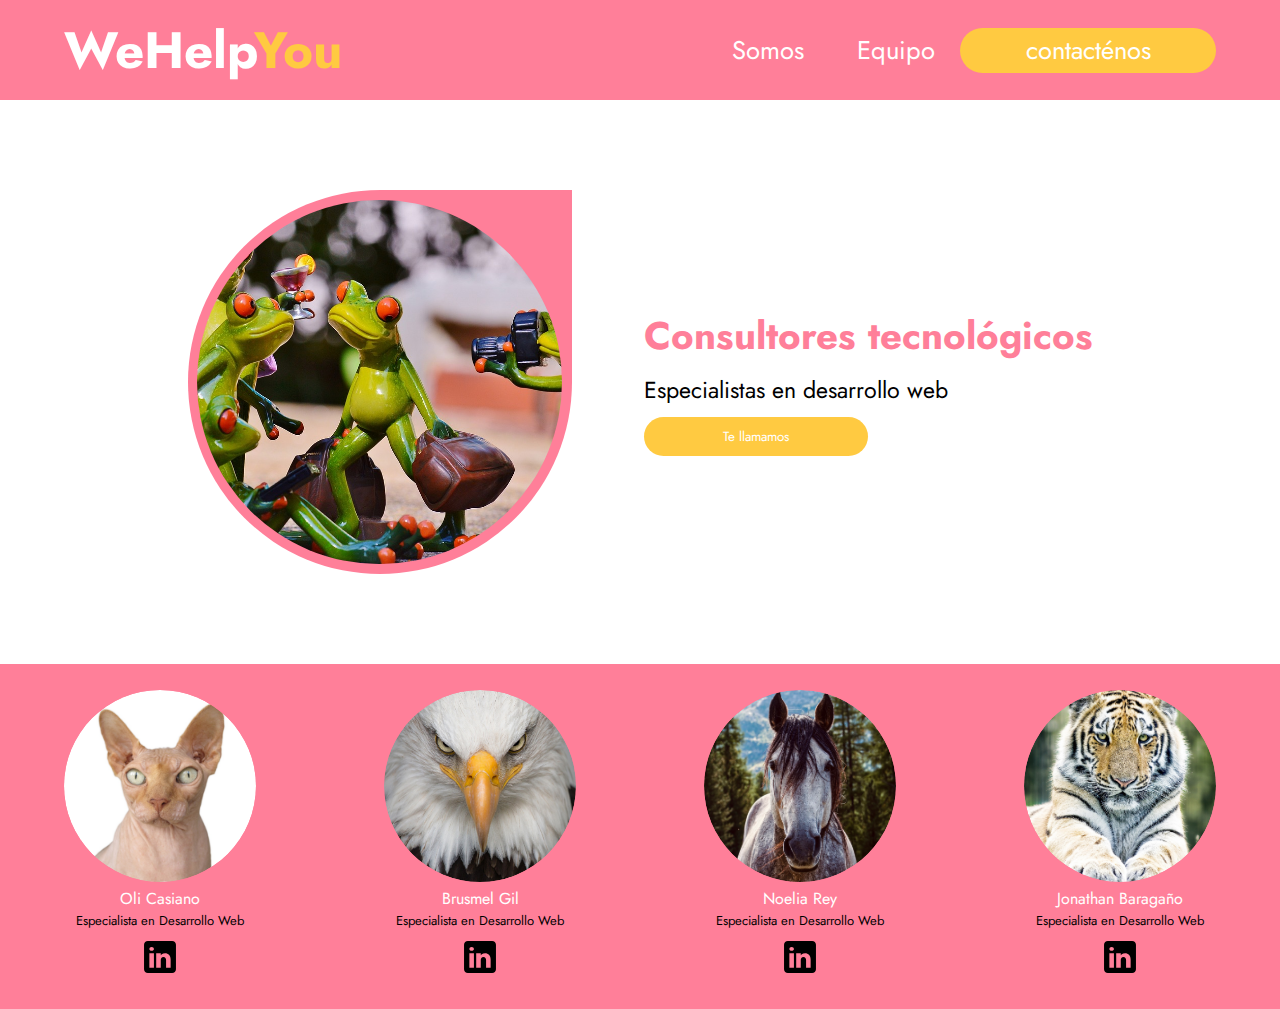
<file: home/index.html>
<!DOCTYPE html>
<html lang="en">

<head>
    <meta charset="UTF-8">
    <meta name="viewport" content="width=device-width, initial-scale=1.0">
    <title>Document</title>
    <link rel="stylesheet" href="./style.css">
</head>
<body>
    <header>
        <div class="container">
            <div class="container-h1">
                <a class="container-goto_home" href="../home/index.html">
                    <h1 class="container-second_color">WeHelp<span class="container-firstcolor_h1">You</span>
                    </h1>
                </a>
            </div>
            <div class="container-menu_header">
                <a href="">
                    <p class="container-somos">
                        Somos
                    </p>
                </a>
                <a href="">
                    <p class="container-equipo">
                        Equipo
                    </p>
                </a>
                <button class="btn container-contactenos">
                    contacténos
                </button>
            </div>
        </div>
    </header>
    <main>
        <div class="mainContainer">
            <div class="container-left">
                <div class="container-left_profile">
                    <img class="zoom" src="../img/group.jpg" alt="">
                </div>
    
            </div>
            <div class="container-right">
                <h3 class="container-right_h3">Consultores tecnológicos</h3>
                <p class="container-right_p">Especialistas en desarrollo web</p>
                <button class="btn">Te llamamos</button>
            </div>
        </div>
    
    </main>
    <footer>
        <div class="footer">

            <div class="container-profile">
                <div class="profile-img">
                    <a href="../profile_Oli/index.html"> <img src="../img/cat.jpg" alt="profile cat"></a>
                </div>
                <p class="profile-name">Oli Casiano</p>
                <p class="profile-description">Especialista en Desarrollo Web</p>
                <a class="center-linkendin" href="https://es.linkedin.com/" target="_blank"><img class="icon-linkedin animation-logo"
                        src="../img/icons-linkedin.svg" alt="icon-linkedin"></a>
            </div>


            <div class="container-profile">
                <div class="profile-img">
                    <a href="../profile_Brus/index.html"> <img src="../img/eagle.jpg" alt="profile eagle"> </a>
                </div>
                <p class="profile-name">Brusmel Gil</p>
                <p class="profile-description">Especialista en Desarrollo Web</p>
                <a class="center-linkendin" href="https://es.linkedin.com/" target="_blank"> <img class="icon-linkedin animation-logo"
                        src="../img/icons-linkedin.svg" alt="icon-linkedin"></a>
            </div>



            <div class="container-profile">
                <div class="profile-img">
                    <a href="../profile_Noelia/index.html"> <img src="../img/hourse.jpg" alt="profile horse"> </a>
                </div>
                <p class="profile-name">Noelia Rey</p>
                <p class="profile-description">Especialista en Desarrollo Web</p>
                <a class="center-linkendin" href="https://es.linkedin.com/" target="_blank"><img class="icon-linkedin animation-logo"
                        src="../img/icons-linkedin.svg" alt="icon-linkedin"></a>
            </div>



            <div class="container-profile">
                <div class="profile-img">
                    <a href="../profile_Jonathan/index.html"> <img src="../img/tiger.jpg" alt="profile tiger"> </a>
                </div>
                <p class="profile-name">Jonathan Baragaño</p>
                <p class="profile-description">Especialista en Desarrollo Web</p>
                <a class="center-linkendin"  href="https://es.linkedin.com/" target="_blank"><img class="icon-linkedin animation-logo"
                        src="../img/icons-linkedin.svg" alt="icon-linkedin"></a>
            </div>

        </div>
    </footer>
</body>

</html>
</file>
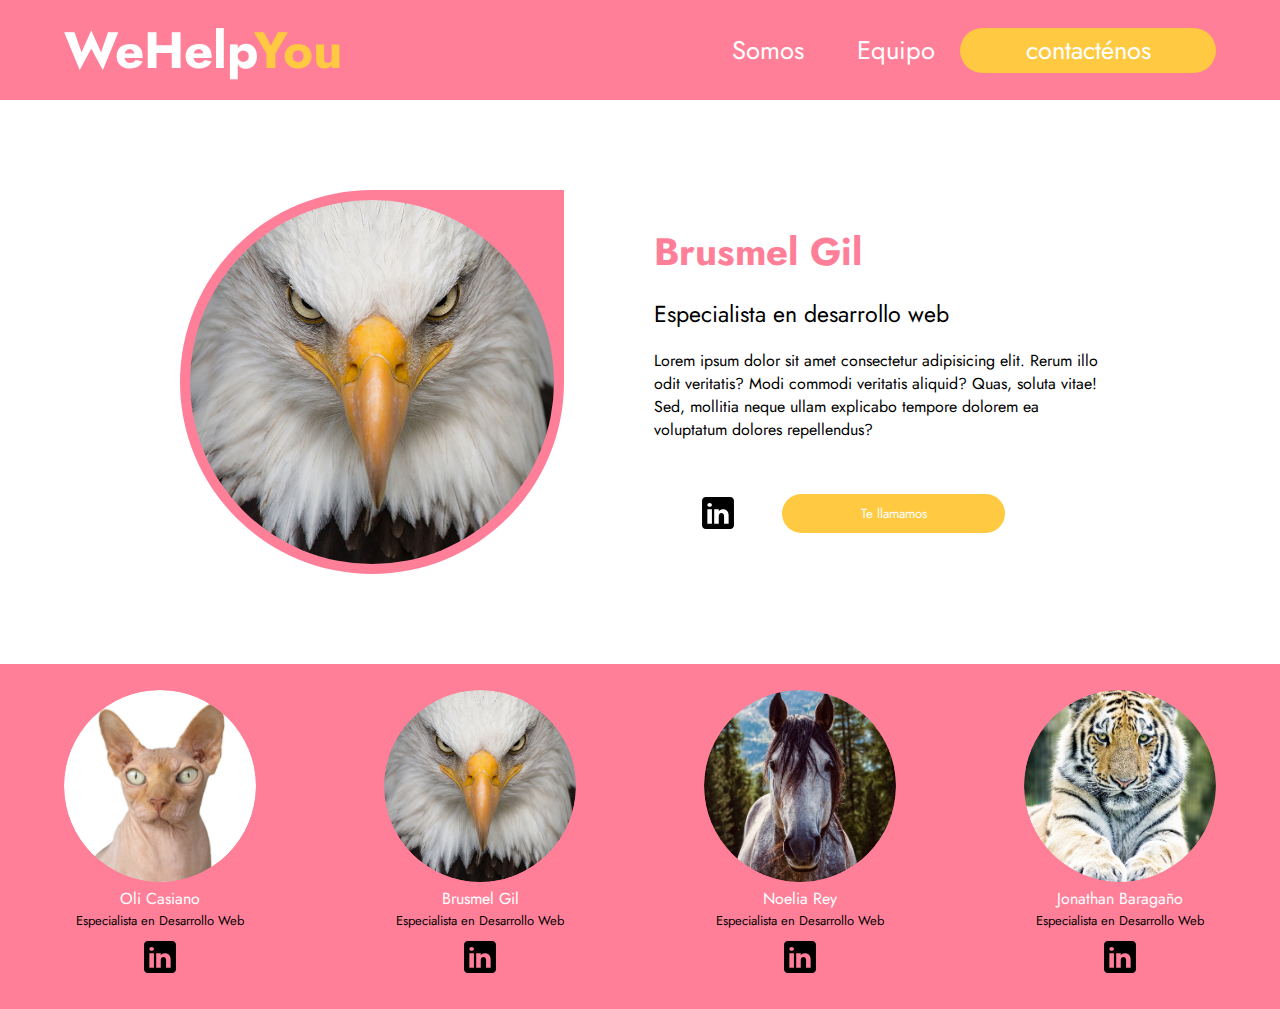
<file: profile_Brus/index.html>
<!DOCTYPE html>
<html lang="en">

<head>
    <meta charset="UTF-8" />
    <meta name="viewport" content="width=device-width, initial-scale=1.0" />
    <title>Document</title>
    <link rel="stylesheet" href="./style.css" />
</head>

<body>
    <header>
        <div class="container">
            <div class="container-h1">
                <a class="container-goto_home" href="../home/index.html">
                    <h1 class="container-second_color">
                        WeHelp<span class="container-firstcolor_h1">You</span>
                    </h1>
                </a>
            </div>
            <div class="container-menu_header">
                <a href="">
                    <p class="container-somos">Somos</p>
                </a>
                <a href="">
                    <p class="container-equipo">Equipo</p>
                </a>
                <button class="btn container-contactenos">contacténos</button>
            </div>
        </div>
    </header>
    <main>
        <div class="mainContainer">
            <div class="container-left">
                <div class="container-left_profile">
                    <img class="zoom" src="../img/eagle.jpg" alt="imagen de aguila" />
                </div>
            </div>
            <div class="container-right">
                <div class="container-right_group_up">
                    <h3 class="container-right_h3">Brusmel Gil</h3>
                    <p class="container-right_p">Especialista en desarrollo web</p>
                    <p class="container-right_p_bottom">Lorem ipsum dolor sit amet consectetur adipisicing elit. Rerum illo odit veritatis? Modi commodi veritatis aliquid? Quas, soluta vitae! Sed, mollitia neque ullam explicabo tempore dolorem ea voluptatum dolores repellendus?
                    </p>
                </div>

                <div class="container-right_group_bottom">
                    <a class="center-linkendin" href="https://es.linkedin.com/" target="_blank"><img
                            class="icon-linkedin animation-logo" src="../img/icons-linkedin.svg"
                            alt="icon-linkedin" /></a>
                    <button class="btn">Te llamamos</button>
                </div>
            </div>
        </div>
    </main>
    <footer>
        <div class="footer">
            <div class="container-profile">
                <div class="profile-img">
                    <a href="../profile_Oli/index.html">
                        <img src="../img/cat.jpg" alt="profile cat" /></a>
                </div>
                <p class="profile-name">Oli Casiano</p>
                <p class="profile-description">Especialista en Desarrollo Web</p>
                <a class="center-linkendin" href="https://es.linkedin.com/" target="_blank"><img
                        class="icon-linkedin animation-logo" src="../img/icons-linkedin.svg" alt="icon-linkedin" /></a>
            </div>

            <div class="container-profile">
                <div class="profile-img">
                    <a href="../profile_Brus/index.html">
                        <img src="../img/eagle.jpg" alt="profile eagle" />
                    </a>
                </div>
                <p class="profile-name">Brusmel Gil</p>
                <p class="profile-description">Especialista en Desarrollo Web</p>
                <a class="center-linkendin" href="https://es.linkedin.com/" target="_blank">
                    <img class="icon-linkedin animation-logo" src="../img/icons-linkedin.svg" alt="icon-linkedin" /></a>
            </div>

            <div class="container-profile">
                <div class="profile-img">
                    <a href="../profile_Noelia/index.html">
                        <img src="../img/hourse.jpg" alt="profile horse" />
                    </a>
                </div>
                <p class="profile-name">Noelia Rey</p>
                <p class="profile-description">Especialista en Desarrollo Web</p>
                <a class="center-linkendin" href="https://es.linkedin.com/" target="_blank"><img
                        class="icon-linkedin animation-logo" src="../img/icons-linkedin.svg" alt="icon-linkedin" /></a>
            </div>

            <div class="container-profile">
                <div class="profile-img">
                    <a href="../profile_Jonathan/index.html">
                        <img src="../img/tiger.jpg" alt="profile tiger" />
                    </a>
                </div>
                <p class="profile-name">Jonathan Baragaño</p>
                <p class="profile-description">Especialista en Desarrollo Web</p>
                <a class="center-linkendin" href="https://es.linkedin.com/" target="_blank"><img
                        class="icon-linkedin animation-logo" src="../img/icons-linkedin.svg" alt="icon-linkedin" /></a>
            </div>
        </div>
    </footer>
</body>

</html>
</file>
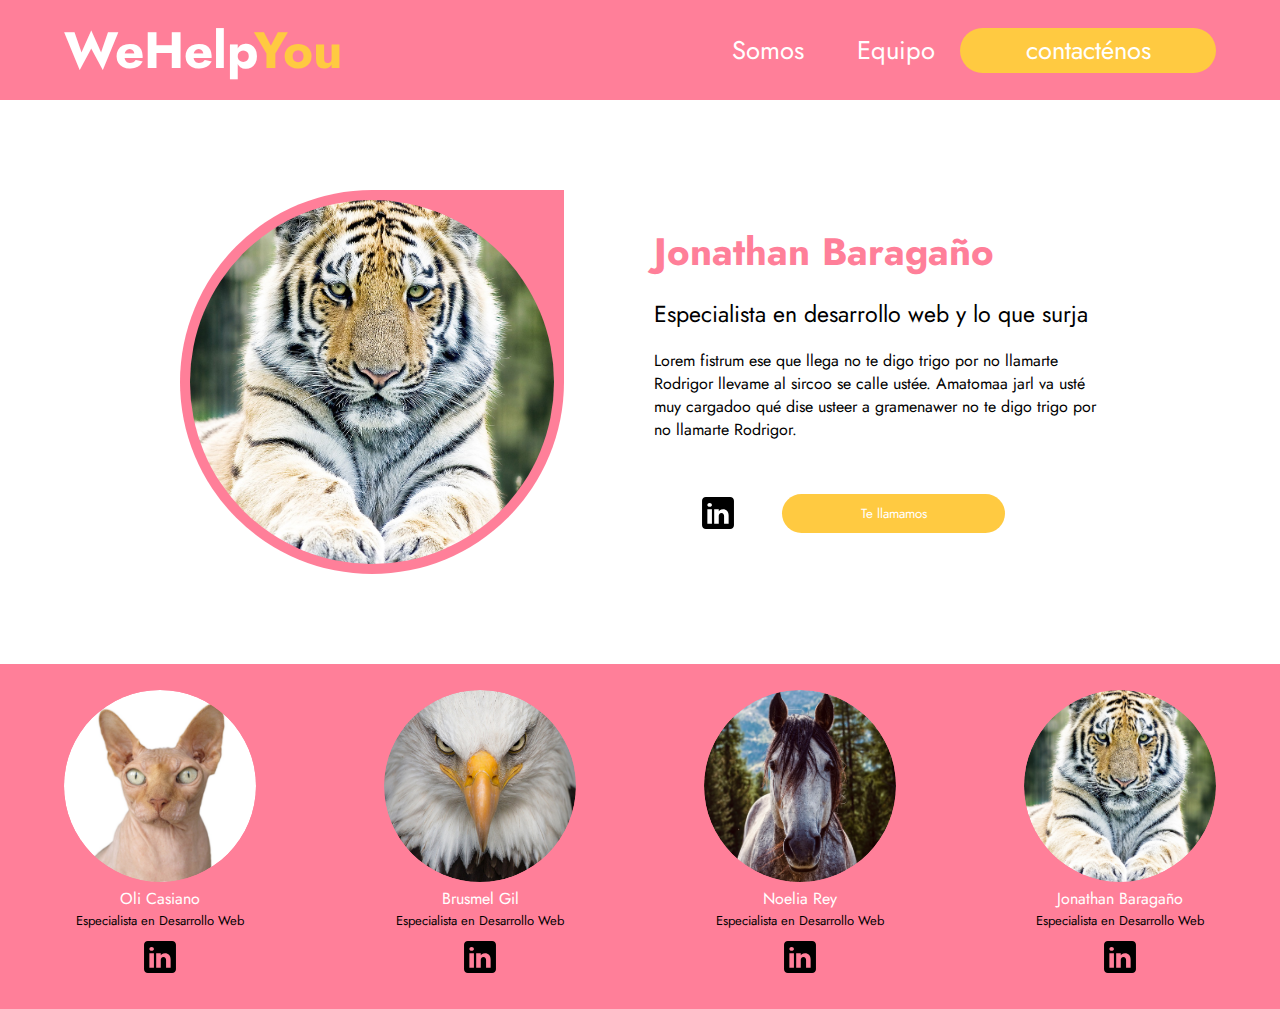
<file: profile_Jonathan/index.html>
<!DOCTYPE html>
<html lang="en">

<head>
    <meta charset="UTF-8" />
    <meta name="viewport" content="width=device-width, initial-scale=1.0" />
    <title>Document</title>
    <link rel="stylesheet" href="./style.css" />
</head>

<body>
    <header>
        <div class="container">
            <div class="container-h1">
                <a class="container-goto_home" href="../home/index.html">
                    <h1 class="container-second_color">
                        WeHelp<span class="container-firstcolor_h1">You</span>
                    </h1>
                </a>
            </div>
            <div class="container-menu_header">
                <a href="">
                    <p class="container-somos">Somos</p>
                </a>
                <a href="">
                    <p class="container-equipo">Equipo</p>
                </a>
                <button class="btn container-contactenos">contacténos</button>
            </div>
        </div>
    </header>
    <main>
        <div class="mainContainer">
            <div class="container-left">
                <div class="container-left_profile">
                    <img class="zoom" src="../img/tiger.jpg" alt="" />
                </div>
            </div>
            <div class="container-right">
                <div class="container-right_group_up">
                    <h3 class="container-right_h3">Jonathan Baragaño</h3>
                    <p class="container-right_p">Especialista en desarrollo web y lo que surja</p>
                    <p class="container-right_p_bottom">
                        Lorem fistrum ese que llega no te digo trigo por no llamarte
                        Rodrigor llevame al sircoo se calle ustée. Amatomaa jarl va usté muy
                        cargadoo qué dise usteer a gramenawer no te digo trigo por no
                        llamarte Rodrigor.
                    </p>
                </div>

                <div class="container-right_group_bottom">
                    <a class="center-linkendin" href="https://es.linkedin.com/" target="_blank"><img
                            class="icon-linkedin animation-logo" src="../img/icons-linkedin.svg"
                            alt="icon-linkedin" /></a>
                    <button class="btn">Te llamamos</button>
                </div>
            </div>
        </div>
    </main>
    <footer>
        <div class="footer">
            <div class="container-profile">
                <div class="profile-img">
                    <a href="../profile_Oli/index.html">
                        <img src="../img/cat.jpg" alt="profile cat" /></a>
                </div>
                <p class="profile-name">Oli Casiano</p>
                <p class="profile-description">Especialista en Desarrollo Web</p>
                <a class="center-linkendin" href="https://es.linkedin.com/" target="_blank"><img
                        class="icon-linkedin animation-logo" src="../img/icons-linkedin.svg" alt="icon-linkedin" /></a>
            </div>

            <div class="container-profile">
                <div class="profile-img">
                    <a href="../profile_Brus/index.html">
                        <img src="../img/eagle.jpg" alt="profile eagle" />
                    </a>
                </div>
                <p class="profile-name">Brusmel Gil</p>
                <p class="profile-description">Especialista en Desarrollo Web</p>
                <a class="center-linkendin" href="https://es.linkedin.com/" target="_blank">
                    <img class="icon-linkedin animation-logo" src="../img/icons-linkedin.svg" alt="icon-linkedin" /></a>
            </div>

            <div class="container-profile">
                <div class="profile-img">
                    <a href="../profile_Noelia/index.html">
                        <img src="../img/hourse.jpg" alt="profile horse" />
                    </a>
                </div>
                <p class="profile-name">Noelia Rey</p>
                <p class="profile-description">Especialista en Desarrollo Web</p>
                <a class="center-linkendin" href="https://es.linkedin.com/" target="_blank"><img
                        class="icon-linkedin animation-logo" src="../img/icons-linkedin.svg" alt="icon-linkedin" /></a>
            </div>

            <div class="container-profile">
                <div class="profile-img">
                    <a href="../profile_Jonathan/index.html">
                        <img src="../img/tiger.jpg" alt="profile tiger" />
                    </a>
                </div>
                <p class="profile-name">Jonathan Baragaño</p>
                <p class="profile-description">Especialista en Desarrollo Web</p>
                <a class="center-linkendin" href="https://es.linkedin.com/" target="_blank"><img
                        class="icon-linkedin animation-logo" src="../img/icons-linkedin.svg" alt="icon-linkedin" /></a>
            </div>
        </div>
    </footer>
</body>

</html>
</file>
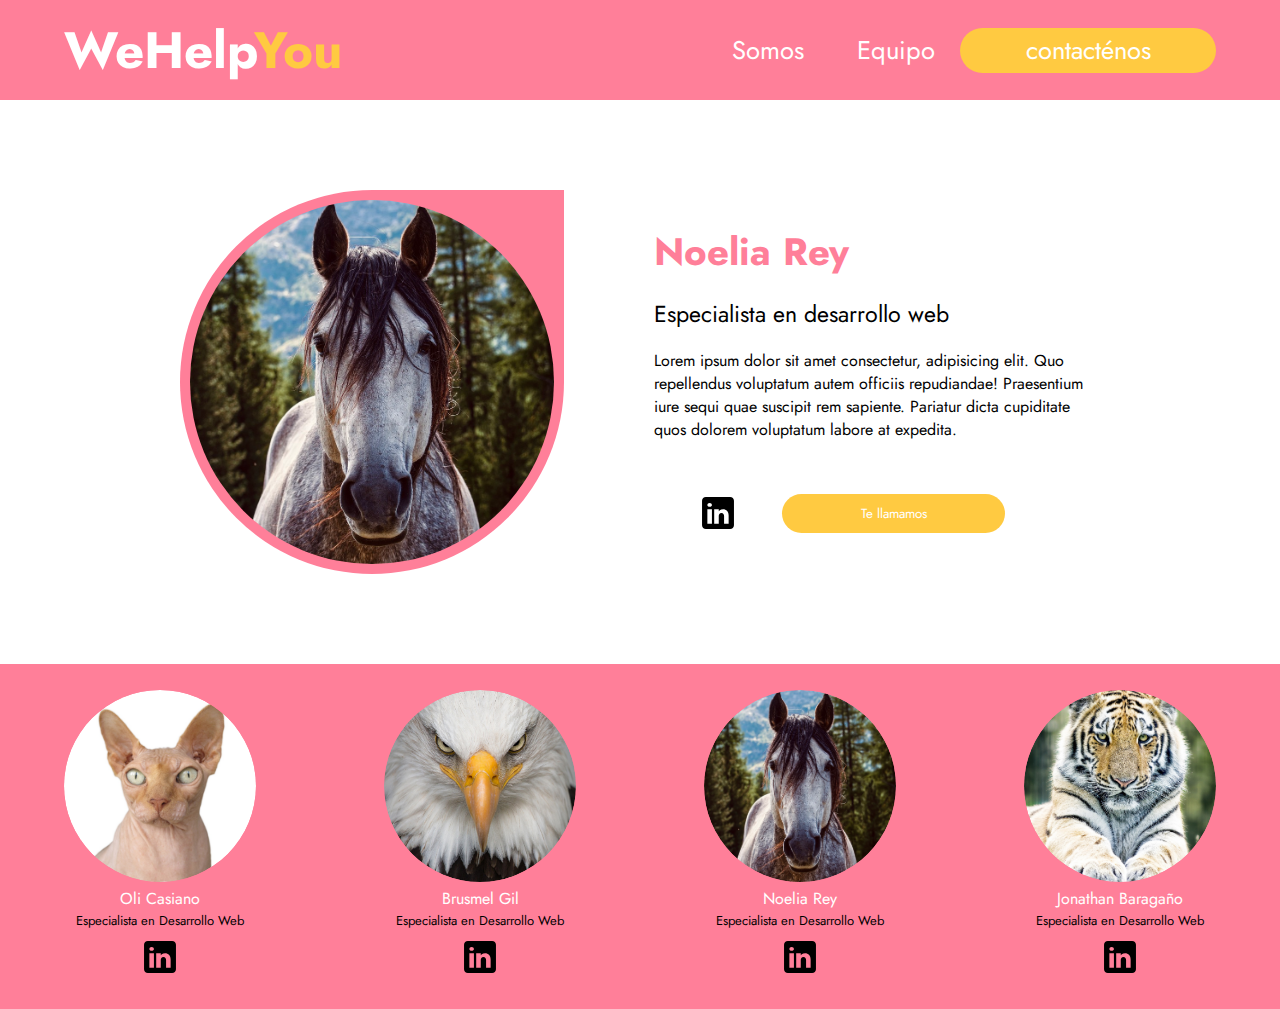
<file: profile_Noelia/index.html>
<!DOCTYPE html>
<html lang="en">

<head>
    <meta charset="UTF-8" />
    <meta name="viewport" content="width=device-width, initial-scale=1.0" />
    <title>Document</title>
    <link rel="stylesheet" href="./style.css" />
</head>

<body>
    <header>
        <div class="container">
            <div class="container-h1">
                <a class="container-goto_home" href="../home/index.html">
                    <h1 class="container-second_color">
                        WeHelp<span class="container-firstcolor_h1">You</span>
                    </h1>
                </a>
            </div>
            <div class="container-menu_header">
                <a href="">
                    <p class="container-somos">Somos</p>
                </a>
                <a href="">
                    <p class="container-equipo">Equipo</p>
                </a>
                <button class="btn container-contactenos">contacténos</button>
            </div>
        </div>
    </header>
    <main>
        <div class="mainContainer">
            <div class="container-left">
                <div class="container-left_profile">
                    <img class="zoom" src="../img/hourse.jpg" alt="profile horse" />
                </div>
            </div>
            <div class="container-right">
                <div class="container-right_group_up">
                    <h3 class="container-right_h3">Noelia Rey</h3>
                    <p class="container-right_p">Especialista en desarrollo web</p>
                    <p class="container-right_p_bottom">
                        Lorem ipsum dolor sit amet consectetur, adipisicing elit. Quo repellendus voluptatum autem
                        officiis repudiandae! Praesentium iure sequi quae suscipit rem sapiente. Pariatur dicta
                        cupiditate quos dolorem voluptatum labore at expedita.
                    </p>
                </div>

                <div class="container-right_group_bottom">
                    <a class="center-linkendin" href="https://es.linkedin.com/" target="_blank"><img
                            class="icon-linkedin animation-logo" src="../img/icons-linkedin.svg"
                            alt="icon-linkedin" /></a>
                    <button class="btn">Te llamamos</button>
                </div>
            </div>
        </div>
    </main>
    <footer>
        <div class="footer">
            <div class="container-profile">
                <div class="profile-img">
                    <a href="../profile_Oli/index.html">
                        <img src="../img/cat.jpg" alt="profile cat" /></a>
                </div>
                <p class="profile-name">Oli Casiano</p>
                <p class="profile-description">Especialista en Desarrollo Web</p>
                <a class="center-linkendin" href="https://es.linkedin.com/" target="_blank"><img
                        class="icon-linkedin animation-logo" src="../img/icons-linkedin.svg" alt="icon-linkedin" /></a>
            </div>

            <div class="container-profile">
                <div class="profile-img">
                    <a href="../profile_Brus/index.html">
                        <img src="../img/eagle.jpg" alt="profile eagle" />
                    </a>
                </div>
                <p class="profile-name">Brusmel Gil</p>
                <p class="profile-description">Especialista en Desarrollo Web</p>
                <a class="center-linkendin" href="https://es.linkedin.com/" target="_blank">
                    <img class="icon-linkedin animation-logo" src="../img/icons-linkedin.svg" alt="icon-linkedin" /></a>
            </div>

            <div class="container-profile">
                <div class="profile-img">
                    <a href="../profile_Noelia/index.html">
                        <img src="../img/hourse.jpg" alt="profile horse" />
                    </a>
                </div>
                <p class="profile-name">Noelia Rey</p>
                <p class="profile-description">Especialista en Desarrollo Web</p>
                <a class="center-linkendin" href="https://es.linkedin.com/" target="_blank"><img
                        class="icon-linkedin animation-logo" src="../img/icons-linkedin.svg" alt="icon-linkedin" /></a>
            </div>

            <div class="container-profile">
                <div class="profile-img">
                    <a href="../profile_Jonathan/index.html">
                        <img src="../img/tiger.jpg" alt="profile tiger" />
                    </a>
                </div>
                <p class="profile-name">Jonathan Baragaño</p>
                <p class="profile-description">Especialista en Desarrollo Web</p>
                <a class="center-linkendin" href="https://es.linkedin.com/" target="_blank"><img
                        class="icon-linkedin animation-logo" src="../img/icons-linkedin.svg" alt="icon-linkedin" /></a>
            </div>
        </div>
    </footer>
</body>

</html>
</file>
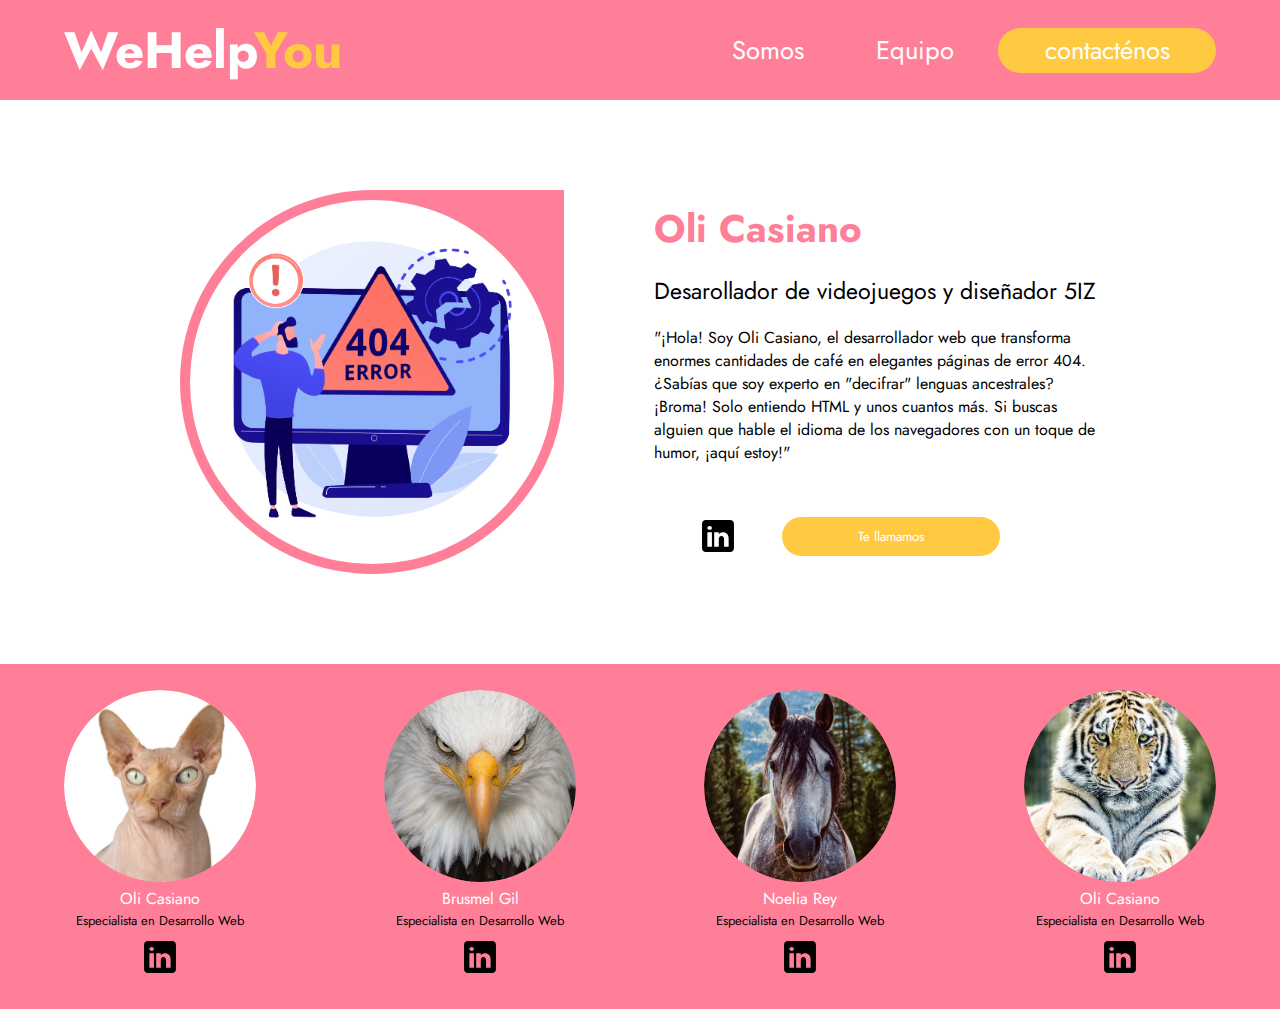
<file: profile_Oli/index.html>
<!DOCTYPE html>
<html lang="en">

<head>
  <meta charset="UTF-8" />
  <meta name="viewport" content="width=device-width, initial-scale=1.0" />
  <title>Document</title>
  <link rel="stylesheet" href="./style.css" />
</head>

<body>
  <header>
    <div class="container">
      <div class="container-h1">
        <a class="container-goto_home" href="../home/index.html">
          <h1 class="container-second_color">
            WeHelp<span class="container-firstcolor_h1">You</span>
          </h1>
        </a>
      </div>
      <div class="container-menu_header">
        <a href="">
          <p class="container-somos">Somos</p>
        </a>
        <a href="">
          <p class="container-equipo">Equipo</p>
        </a>
        <button class="btn_opacity btn container-contactenos">contacténos</button>
      </div>
    </div>
  </header>
  <main>
    <div class="mainContainer">
      <div class="container-left">
        <div class="container-left_profile">
          <img class="zoom" src="../img/oliprofile.jpg" alt="Perfil de Oli Casiano" />
        </div>
      </div>
      <div class="container-right">
        <div class="container-right_group_up">
          <h3 class="container-right_h3">Oli Casiano</h3>
          <p class="container-right_p">Desarollador de videojuegos y diseñador 5IZ</p>
          <p class="container-right_p_bottom">
            "¡Hola! Soy Oli Casiano, el desarrollador web que transforma enormes cantidades de café en elegantes páginas de
            error 404. ¿Sabías que soy experto en "decifrar" lenguas ancestrales? ¡Broma! Solo entiendo HTML y unos
            cuantos más. Si buscas alguien que hable el idioma de los navegadores con un toque de humor, ¡aquí estoy!"
          </p>
        </div>

        <div class="container-right_group_bottom">
          <a class="center-linkendin" href="https://es.linkedin.com/" target="_blank"><img
              class="icon-linkedin animation-logo" src="../img/icons-linkedin.svg" alt="icon-linkedin" /></a>
          <button class="btn">Te llamamos</button>
        </div>
      </div>
    </div>
  </main>
  <footer>
    <div class="footer">
      <div class="container-profile">
        <div class="profile-img">
          <a href="../profile_Oli/index.html">
            <img src="../img/cat.jpg" alt="profile cat" /></a>
        </div>
        <p class="profile-name">Oli Casiano</p>
        <p class="profile-description">Especialista en Desarrollo Web</p>
        <a class="center-linkendin" href="https://es.linkedin.com/" target="_blank"><img
            class="icon-linkedin animation-logo" src="../img/icons-linkedin.svg" alt="icon-linkedin" /></a>
      </div>

      <div class="container-profile">
        <div class="profile-img">
          <a href="../profile_Brus/index.html">
            <img src="../img/eagle.jpg" alt="profile eagle" />
          </a>
        </div>
        <p class="profile-name">Brusmel Gil</p>
        <p class="profile-description">Especialista en Desarrollo Web</p>
        <a class="center-linkendin" href="https://es.linkedin.com/" target="_blank">
          <img class="icon-linkedin animation-logo" src="../img/icons-linkedin.svg" alt="icon-linkedin" /></a>
      </div>

      <div class="container-profile">
        <div class="profile-img">
          <a href="../profile_Noelia/index.html">
            <img src="../img/hourse.jpg" alt="profile horse" />
          </a>
        </div>
        <p class="profile-name">Noelia Rey</p>
        <p class="profile-description">Especialista en Desarrollo Web</p>
        <a class="center-linkendin" href="https://es.linkedin.com/" target="_blank"><img
            class="icon-linkedin animation-logo" src="../img/icons-linkedin.svg" alt="icon-linkedin" /></a>
      </div>

      <div class="container-profile">
        <div class="profile-img">
          <a href="../profile_Jonathan/index.html">
            <img src="../img/tiger.jpg" alt="profile tiger" />
          </a>
        </div>
        <p class="profile-name">Oli Casiano</p>
        <p class="profile-description">Especialista en Desarrollo Web</p>
        <a class="center-linkendin" href="https://es.linkedin.com/" target="_blank"><img
            class="icon-linkedin animation-logo" src="../img/icons-linkedin.svg" alt="icon-linkedin" /></a>
      </div>
    </div>
  </footer>
</body>

</html>
</file>
<file: home/style.css>
@font-face {
    font-family: "Jost";
    src: url(../font/Jost/Jost-VariableFont_wght.ttf);
}

* {
    margin: 0;
    padding: 0;
    font-family: Jost;
}

.container {
    background-color: #FF7F99;
    height: 100px;
    width: 100%;
    display: flex;
    align-items: center;
    justify-content: space-between;
}

.container-h1{
    width: 20vw;
    margin-left: 5vw;
    cursor: pointer;
}

h1{
    font-size: 4vw;
}

.container-firstcolor_h1{
    animation: transitioncolor 10s infinite;
    color: #ffca41 
}

.container-second_color{
    color: white;   
}

a{
    text-decoration: none;
    color: black;
    width: 10vw;
}

.container-menu_header{
    height: 5vw;
    width: 40vw;
    display: flex;
    flex-direction: row;
    align-items: center;
    justify-content: space-between;
    margin-right: 5vw;
    
}

.container-somos{
    color: white;
    font-size: 2vw;
    display: flex;
    justify-content: center;
    align-items: center;
    position: relative;
}

.container-somos:hover::after {
    content: "";
    position: absolute;
    bottom: 0;
    left: 0;
    width: 100%;
    height: 2px;
    background-color: white;
    animation: lineaAnimada 4s linear infinite;
}

.container-equipo{
    color: white;
    font-size: 2vw;
    display: flex;
    justify-content: center;
    align-items: center;
    position: relative;
}

.container-equipo:hover::after {
    content: "";
    position: absolute;
    bottom: 0;
    left: 0;
    width: 100%;
    height: 2px;
    background-color: white;
    animation: lineaAnimada 4s linear infinite;
}

.container-contactenos{
    
    width: 180px;
    height: 45px;
    font-size: 2vw;
    display: flex;
    justify-content: center;
    align-items: center;
}

.btn{
    background-color: #ffc94182;
    border: none;
    padding: 10px;
    border-radius: 25px;
    color: white;
    cursor: pointer;
    
}

.contact {
    display: none;
}


@keyframes transitioncolor {
    0% {
        color: #ffca41;
    }

    25% {
        color: #71ff41;
    }

    50% {
        color: #41b9ff;
    }

    75% {
        color: #71ff41;
    }

    100% {
        color: #ffca41;
    }

}

@keyframes lineaAnimada {
    0%, 100% {
        transform: scaleX(0);
    }
    50% {
        transform: scaleX(1);
    }
}





:root {
    --main-color: #ff7f99;
    --second-color: #ffca41;
    --font-color-light: white;
    --font-color-dark: black;      
}

.mainContainer{
    display: flex;
    justify-content: center;
    align-items: center;
    gap: 8vh;
    margin: 10vh 0;
}

.container-left{
    height: 30vw;
}


.container-left_profile{
    width: 30vw;
    height: 30vw;
    background-color: var(--main-color);
    border-radius: 100% 0% 100% 100%;
    display: flex;
    justify-content: center;
    align-items: center;
    overflow: hidden;
}

.container-left_profile img{
    position: relative;
    object-fit: cover;
    width: 95%;
    height: 95%;
    border-radius: 100%;    
}

.zoom{
    transition: transform .5s;
    
}

.zoom:hover{
    transform: scale(1.2) rotate(45deg);
    
}

.container-right{
    display: flex;
    flex-direction: column;
    align-items: flex-start;
    gap: 10px;
}

.container-right_h3{
    font-size: 3vw;
    color: var(--main-color);
}

.container-right_p{
    font-size: 1.81vw;
}

.btn{
    background-color: var(--second-color);
    border: none;
    padding: 10px;
    border-radius: 25px;
    color: var(--font-color-light);
    width: 50%;
    cursor: pointer;
    
}

.btn:active{
    animation: backgradient 2s ease infinite ;
}

@keyframes backgradient{
    
    0% {
        color: linear-gradient(to right, var(--second-color), var(--main-color));
    }
    50%{
        color: linear-gradient(to left, var(--main-color), var(--second-color));
    }
    50%{
        color: linear-gradient(to right, var(--second-color), var(--main-color));

    }
    100% {
        background: linear-gradient(to left, var(--main-color), var(--second-color));
    }   
}

.footer {
    background-color: #ff7f99;
    display: flex;
    flex-wrap: wrap;
    justify-content: space-around;
    padding: 2vw 0;
}

.container-profile {
    display: flex;
    flex-direction: column;
    align-items: center;

}

.profile-img{
    width: 15vw;
    height: 15vw;
    border-radius: 100%;
    overflow: hidden;
}

.profile-img img {
    width: 15vw;
    height: 15vw;
    object-fit: cover;
    border-radius: 100%;
    transition: 0.5s;
}


.profile-img img:hover {
    transform: scale(1.2);
}

.profile-name {
    color: white;
    margin: 5px 0 1px 0;
}

.profile-description {
    font-size: small;
}

.center-linkendin{
    display: flex;
    justify-content: center;
}

.icon-linkedin {
    width: 3vw;
    height: 6vh;
    animation: animation-logo 4s linear infinite;
}

@keyframes animation-logo{
	from {
		-webkit-transform: rotate(0deg);
        transform: rotateY(0deg);
	}
	to {
		-webkit-transform: rotate(360deg);
        transform: rotateY(360deg);
		}
}

@media (max-width: 1200px){

    .container-contactenos{
    
        width: 120px;
        height: 35px;
    }
}

@media (max-width: 800px){

    .container-contactenos{
    
        width: 100px;
        height: 30px;
    }

    .profile-img img {
        height: 10vh;
        width: 10vh;

    }

    .icon-linkedin {
        margin-top: -10px;
    }
}

@media (max-width: 500px){

    .container-contactenos{
    
        width: 80px;
        height: 25px;
    }

    .mainContainer{
        flex-direction: column;
        
    }

    .container-right{
        align-items: center;
        gap: 10px;
    }

    .container-right_h3{
        font-size: 4.5vw;  
        
    }  

    .container-right_p{
        font-size: 2.51vw;
    }

    .profile-img img {
        height: 8vh;
        width: 8vh;
    }
}
</file>
<file: profile_Brus/style.css>
@font-face {
    font-family: "Jost";
    src: url(../font/Jost/Jost-VariableFont_wght.ttf);
}

* {
    margin: 0;
    padding: 0;
    font-family: Jost;
}

.container {
    background-color: #FF7F99;
    height: 100px;
    width: 100%;
    display: flex;
    align-items: center;
    justify-content: space-between;
}

.container-h1 {
    width: 20vw;
    margin-left: 5vw;
    cursor: pointer;
}

h1 {
    font-size: 4vw;
}

.container-firstcolor_h1 {
    animation: transitioncolor 10s infinite;
    color: #ffca41
}

.container-second_color {
    color: white;
}

a {
    text-decoration: none;
    color: black;
    width: 10vw;
}

.container-menu_header {
    height: 5vw;
    width: 40vw;
    display: flex;
    flex-direction: row;
    align-items: center;
    justify-content: space-between;
    margin-right: 5vw;

}

.container-somos {
    color: white;
    font-size: 2vw;
    display: flex;
    justify-content: center;
    align-items: center;
    position: relative;
}

.container-somos:hover::after {
    content: "";
    position: absolute;
    bottom: 0;
    left: 0;
    width: 100%;
    height: 2px;
    background-color: white;
    animation: lineaAnimada 4s linear infinite;
}

.container-equipo {
    color: white;
    font-size: 2vw;
    display: flex;
    justify-content: center;
    align-items: center;
    position: relative;
}

.container-equipo:hover::after {
    content: "";
    position: absolute;
    bottom: 0;
    left: 0;
    width: 100%;
    height: 2px;
    background-color: white;
    animation: lineaAnimada 4s linear infinite;
}

.container-contactenos {

    width: 180px;
    height: 45px;
    font-size: 2vw;
    display: flex;
    justify-content: center;
    align-items: center;
}

.btn {
    background-color: #ffc94182;
    border: none;
    padding: 10px;
    border-radius: 25px;
    color: white;
    cursor: pointer;

}

.contact {
    display: none;
}


@keyframes transitioncolor {
    0% {
        color: #ffca41;
    }

    25% {
        color: #71ff41;
    }

    50% {
        color: #41b9ff;
    }

    75% {
        color: #71ff41;
    }

    100% {
        color: #ffca41;
    }

}

@keyframes lineaAnimada {

    0%,
    100% {
        transform: scaleX(0);
    }

    50% {
        transform: scaleX(1);
    }
}

:root {
    --main-color: #ff7f99;
    --second-color: #ffca41;
    --font-color-light: white;
    --font-color-dark: black;
}

.mainContainer {
    display: flex;
    justify-content: center;
    align-items: center;
    gap: 10vh;
    margin: 10vh 20vh;
}

.container-left {
    width: auto;
    height: 30vw;
}


.container-left_profile {
    width: 30vw;
    height: 30vw;
    background-color: var(--main-color);
    border-radius: 100% 0% 100% 100%;
    display: flex;
    justify-content: center;
    align-items: center;
    overflow: hidden;
}

.container-left_profile img {
    position: relative;
    object-fit: cover;
    width: 95%;
    height: 95%;
    border-radius: 100%;
}

.zoom {
    transition: all .5s ease;

}

.zoom:hover {
    transform: scale(1.2) rotate(45deg);

}

.container-right {
    display: flex;
    flex-direction: column;
    gap: 5vh;
}

.container-right_h3 {
    font-size: 3vw;
    color: var(--main-color);
}

.container-right_p {
    font-size: 1.81vw;
}

.container-right_group_up {
    display: flex;
    flex-direction: column;
    gap: 2vh;
}

.container-right_group_bottom {
    display: flex;

    justify-content: flex-start;
    align-items: center;
    width: 100%;
}

.btn {
    background-color: var(--second-color);
    border: none;
    padding: 10px;
    border-radius: 25px;
    color: var(--font-color-light);
    width: calc(50%);
    cursor: pointer;

}

.btn:active {
    animation: backgradient 2s ease infinite;
}

@keyframes backgradient {

    0% {
        color: linear-gradient(to right, var(--second-color), var(--main-color));
        transform: scale(1);
    }

    50% {
        color: linear-gradient(to left, var(--main-color), var(--second-color));
        transform: scale(1.1);
    }

    50% {
        color: linear-gradient(to right, var(--second-color), var(--main-color));
        transform: scale(1.1);

    }

    100% {
        background: linear-gradient(to left, var(--main-color), var(--second-color));
        transform: scale(1.2);
    }
}

.footer {
    background-color: #ff7f99;
    display: flex;
    flex-wrap: wrap;
    justify-content: space-around;
    padding: 2vw 0;
}

.container-profile {
    display: flex;
    flex-direction: column;
    align-items: center;
}

.profile-img{
    width: 15vw;
    height: 15vw;
    border-radius: 100%;
    overflow: hidden;
}

.profile-img img {
    width: 15vw;
    height: 15vw;
    object-fit: cover;
    border-radius: 100%;
    transition: 0.5s;
}


.profile-img img:hover {
    transform: scale(1.2);
}

.profile-name {
    color: white;
    margin: 5px 0 1px 0;
}

.profile-description {
    font-size: small;
}

.center-linkendin {
    display: flex;
    justify-content: center;
}

.icon-linkedin {
    width: 3vw;
    height: 6vh;
    animation: animation-logo 4s linear infinite;
}

@keyframes animation-logo {
    from {
        -webkit-transform: rotate(0deg);
        transform: rotateY(0deg);
    }

    to {
        -webkit-transform: rotate(360deg);
        transform: rotateY(360deg);
    }
}

@media (max-width: 1200px) {

    .container-contactenos {

        width: 120px;
        height: 35px;
    }
}

@media (max-width: 800px) {

    .container-contactenos {

        width: 100px;
        height: 30px;
    }

    .profile-img img {
        height: 10vh;
        width: 10vh;

    }

    .icon-linkedin {
        margin-top: -10px;
    }
}

@media (max-width: 600px) {

    .mainContainer {
        flex-direction: column;

    }

    .container-right {
        align-items: center;
        gap: 10px;
    }

    .container-right_h3 {
        font-size: 4.5vw;

    }

    .container-right_p {
        font-size: 2.51vw;
    }

    .container-right_p_bottom {
        width: 40%;
    }

    .container-right_group {
        display: flex;
        justify-content: flex-start;
        align-items: center;
    }

    .container-right_group_bottom {
        display: flex;
        flex-direction: column;
        justify-content: center;
        align-items: center;
        overflow: hidden;
    }

    .btn {
        font-size: 10px;
    }
    
    .profile-img img {
        height: 8vh;
        width: 8vh;
    }
}

@media (max-width: 500px) {

    .container-contactenos {

        width: 80px;
        height: 25px;
    }
}
</file>
<file: profile_Jonathan/style.css>
@font-face {
    font-family: "Jost";
    src: url(../font/Jost/Jost-VariableFont_wght.ttf);
}

* {
    margin: 0;
    padding: 0;
    font-family: Jost;
}

.container {
    background-color: #FF7F99;
    height: 100px;
    width: 100%;
    display: flex;
    align-items: center;
    justify-content: space-between;
}

.container-h1{
    width: 20vw;
    margin-left: 5vw;
    cursor: pointer;
}

h1{
    font-size: 4vw;
}

.container-firstcolor_h1{
    animation: transitioncolor 10s infinite;
    color: #ffca41 
}

.container-second_color{
    color: white;   
}

a{
    text-decoration: none;
    color: black;
    width: 10vw;
}

.container-menu_header{
    height: 5vw;
    width: 40vw;
    display: flex;
    flex-direction: row;
    align-items: center;
    justify-content: space-between;
    margin-right: 5vw;
    
}

.container-somos{
    color: white;
    font-size: 2vw;
    display: flex;
    justify-content: center;
    align-items: center;
    position: relative;
}

.container-somos:hover::after {
    content: "";
    position: absolute;
    bottom: 0;
    left: 0;
    width: 100%;
    height: 2px;
    background-color: white;
    animation: lineaAnimada 4s linear infinite;
}

.container-equipo{
    color: white;
    font-size: 2vw;
    display: flex;
    justify-content: center;
    align-items: center;
    position: relative;
}

.container-equipo:hover::after {
    content: "";
    position: absolute;
    bottom: 0;
    left: 0;
    width: 100%;
    height: 2px;
    background-color: white;
    animation: lineaAnimada 4s linear infinite;
}

.container-contactenos{
    width: 180px;
    height: 45px;
    font-size: 2vw;
    display: flex;
    justify-content: center;
    align-items: center;
}

.btn{
    background-color: #ffc94182;
    border: none;
    padding: 10px;
    border-radius: 25px;
    color: white;
    cursor: pointer;
    
}

.contact {
    display: none;
}


@keyframes transitioncolor {
    0% {
        color: #ffca41;
    }

    25% {
        color: #71ff41;
    }

    50% {
        color: #41b9ff;
    }

    75% {
        color: #71ff41;
    }

    100% {
        color: #ffca41;
    }

}

@keyframes lineaAnimada {
    0%, 100% {
        transform: scaleX(0);
    }
    50% {
        transform: scaleX(1);
    }
}

:root {
    --main-color: #ff7f99;
    --second-color: #ffca41;
    --font-color-light: white;
    --font-color-dark: black;      
}

.mainContainer{
    display: flex;
    justify-content: center;
    align-items: center;
    gap: 10vh;
    margin: 10vh 20vh;
}

.container-left{
    width: auto;
    height: 30vw;
}


.container-left_profile{
    width: 30vw;
    height: 30vw;
    background-color: var(--main-color);
    border-radius: 100% 0% 100% 100%;
    display: flex;
    justify-content: center;
    align-items: center;
    overflow: hidden;
}

.container-left_profile img{
    position: relative;
    object-fit: cover;
    width: 95%;
    height: 95%;
    border-radius: 100%;    
}

.zoom{
    transition: all .5s ease;
    
}

.zoom:hover{
    transform: scale(1.2) rotate(45deg);
    
}

.container-right{
    display: flex;
    flex-direction: column; 
    gap: 5vh;   
} 

.container-right_h3{
    font-size: 3vw;
    color: var(--main-color);
}

.container-right_p{
    font-size: 1.81vw;
}

.container-right_group_up{
    display: flex;
    flex-direction: column;
    gap: 2vh;
}

.container-right_group_bottom{
    display: flex;
   
    justify-content: flex-start;
    align-items: center;
    width: 100%;
}

.btn{
    background-color: var(--second-color);
    border: none;
    padding: 10px;
    border-radius: 25px;
    color: var(--font-color-light);
    width: calc(50%);
    cursor: pointer;
    
}

.btn:active{
    animation: backgradient 2s ease infinite ;
}

@keyframes backgradient{
    
    0% {
        color: linear-gradient(to right, var(--second-color), var(--main-color));
        transform: scale(1);
    }
    50%{
        color: linear-gradient(to left, var(--main-color), var(--second-color));
        transform: scale(1.1);
    }
    50%{
        color: linear-gradient(to right, var(--second-color), var(--main-color));
        transform: scale(1.1);

    }
    100% {
        background: linear-gradient(to left, var(--main-color), var(--second-color));
        transform: scale(1.2);
    }   
}

.footer {
    background-color: #ff7f99;
    display: flex;
    flex-wrap: wrap;
    justify-content: space-around;
    padding: 2vw 0;
}

.container-profile {
    display: flex;
    flex-direction: column;
    align-items: center;

}

.profile-img{
    width: 15vw;
    height: 15vw;
    border-radius: 100%;
    overflow: hidden;
}

.profile-img img {
    width: 15vw;
    height: 15vw;
    object-fit: cover;
    border-radius: 100%;
    transition: 0.5s;
}


.profile-img img:hover {
    transform: scale(1.2);
}

.profile-name {
    color: white;
    margin: 5px 0 1px 0;
}

.profile-description {
    font-size: small;
}

.center-linkendin{
    display: flex;
    justify-content: center;
}

.icon-linkedin {
    width: 3vw;
    height: 6vh;
    animation: animation-logo 4s linear infinite;
}

@keyframes animation-logo{
	from {
		-webkit-transform: rotate(0deg);
        transform: rotateY(0deg);
	}
	to {
		-webkit-transform: rotate(360deg);
        transform: rotateY(360deg);
		}
}

@media (max-width: 1200px){

    .container-contactenos{
    
        width: 120px;
        height: 35px;
    }
}

@media (max-width: 800px){

    .container-contactenos{
    
        width: 100px;
        height: 30px;
    }

    .profile-img img {
        height: 10vh;
        width: 10vh;

    }

    .icon-linkedin {
        margin-top: -10px;
    }
}

@media (max-width: 600px){

    .mainContainer{
        flex-direction: column;
        
    }

    .container-right{
        align-items: center;
        gap: 10px;
    }

    .container-right_h3{
        font-size: 4.5vw;  
        
    }  

    .container-right_p{
        font-size: 2.51vw;
    }

    .container-right_p_bottom{
        width: 40%;
    }

    .container-right_group{
        display: flex;
        justify-content: flex-start;
        align-items: center;
    }

    .container-right_group_bottom{
        display: flex;
        flex-direction: column;
        justify-content: center;
        align-items: center;
        overflow: hidden;
    }

    .btn{
        font-size: 10px;
    }

    .profile-img img {
        height: 8vh;
        width: 8vh;
    }
}

@media (max-width: 500px){

    .container-contactenos{
    
        width: 80px;
        height: 25px;
    }
}
</file>
<file: profile_Noelia/style.css>
@font-face {
    font-family: "Jost";
    src: url(../font/Jost/Jost-VariableFont_wght.ttf);
}

* {
    margin: 0;
    padding: 0;
    font-family: Jost;
}

.container {
    background-color: #FF7F99;
    height: 100px;
    width: 100%;
    display: flex;
    align-items: center;
    justify-content: space-between;
}

.container-h1 {
    width: 20vw;
    margin-left: 5vw;
    cursor: pointer;
}

h1 {
    font-size: 4vw;
}

.container-firstcolor_h1 {
    animation: transitioncolor 10s infinite;
    color: #ffca41
}

.container-second_color {
    color: white;
}

a {
    text-decoration: none;
    color: black;
    width: 10vw;
}

.container-menu_header {
    height: 5vw;
    width: 40vw;
    display: flex;
    flex-direction: row;
    align-items: center;
    justify-content: space-between;
    margin-right: 5vw;

}

.container-somos {
    color: white;
    font-size: 2vw;
    display: flex;
    justify-content: center;
    align-items: center;
    position: relative;
}

.container-somos:hover::after {
    content: "";
    position: absolute;
    bottom: 0;
    left: 0;
    width: 100%;
    height: 2px;
    background-color: white;
    animation: lineaAnimada 4s linear infinite;
}

.container-equipo {
    color: white;
    font-size: 2vw;
    display: flex;
    justify-content: center;
    align-items: center;
    position: relative;
}

.container-equipo:hover::after {
    content: "";
    position: absolute;
    bottom: 0;
    left: 0;
    width: 100%;
    height: 2px;
    background-color: white;
    animation: lineaAnimada 4s linear infinite;
}

.container-contactenos {

    width: 180px;
    height: 45px;
    font-size: 2vw;
    display: flex;
    justify-content: center;
    align-items: center;
}

.btn {
    background-color: #ffc94182;
    border: none;
    padding: 10px;
    border-radius: 25px;
    color: white;
    cursor: pointer;

}

.contact {
    display: none;
}


@keyframes transitioncolor {
    0% {
        color: #ffca41;
    }

    25% {
        color: #71ff41;
    }

    50% {
        color: #41b9ff;
    }

    75% {
        color: #71ff41;
    }

    100% {
        color: #ffca41;
    }

}

@keyframes lineaAnimada {

    0%,
    100% {
        transform: scaleX(0);
    }

    50% {
        transform: scaleX(1);
    }
}

:root {
    --main-color: #ff7f99;
    --second-color: #ffca41;
    --font-color-light: white;
    --font-color-dark: black;
}

.mainContainer {
    display: flex;
    justify-content: center;
    align-items: center;
    gap: 10vh;
    margin: 10vh 20vh;
}

.container-left {
    width: auto;
    height: 30vw;
}

.container-left_profile {
    width: 30vw;
    height: 30vw;
    background-color: var(--main-color);
    border-radius: 100% 0% 100% 100%;
    display: flex;
    justify-content: center;
    align-items: center;
    overflow: hidden;
}

.container-left_profile img {
    position: relative;
    object-fit: cover;
    width: 95%;
    height: 95%;
    border-radius: 100%;
}

.zoom {
    transition: all .5s ease;

}

.zoom:hover {
    transform: scale(1.2) rotate(45deg);

}

.container-right {
    display: flex;
    flex-direction: column;
    gap: 5vh;
}

.container-right_h3 {
    font-size: 3vw;
    color: var(--main-color);
}

.container-right_p {
    font-size: 1.81vw;
}

.container-right_group_up {
    display: flex;
    flex-direction: column;
    gap: 2vh;
}

.container-right_group_bottom {
    display: flex;
    justify-content: flex-start;
    align-items: center;
    width: 100%;
}

.btn {
    background-color: var(--second-color);
    border: none;
    padding: 10px;
    border-radius: 25px;
    color: var(--font-color-light);
    width: calc(50%);
    cursor: pointer;

}

.btn:active {
    animation: backgradient 2s ease infinite;
}

@keyframes backgradient {

    0% {
        color: linear-gradient(to right, var(--second-color), var(--main-color));
        transform: scale(1);
    }

    50% {
        color: linear-gradient(to left, var(--main-color), var(--second-color));
        transform: scale(1.1);
    }

    50% {
        color: linear-gradient(to right, var(--second-color), var(--main-color));
        transform: scale(1.1);

    }

    100% {
        background: linear-gradient(to left, var(--main-color), var(--second-color));
        transform: scale(1.2);
    }
}

.footer {
    background-color: #ff7f99;
    display: flex;
    flex-wrap: wrap;
    justify-content: space-around;
    padding: 2vw 0;
}

.container-profile {
    display: flex;
    flex-direction: column;
    align-items: center;

}

.profile-img{
    width: 15vw;
    height: 15vw;
    border-radius: 100%;
    overflow: hidden;
}

.profile-img img {
    width: 15vw;
    height: 15vw;
    object-fit: cover;
    border-radius: 100%;
    transition: 0.5s;
}


.profile-img img:hover {
    transform: scale(1.2);
}

.profile-name {
    color: white;
    margin: 5px 0 1px 0;
}

.profile-description {
    font-size: small;
}

.center-linkendin {
    display: flex;
    justify-content: center;
}

.icon-linkedin {
    width: 3vw;
    height: 6vh;
    animation: animation-logo 4s linear infinite;
}

@keyframes animation-logo {
    from {
        -webkit-transform: rotate(0deg);
        transform: rotateY(0deg);
    }

    to {
        -webkit-transform: rotate(360deg);
        transform: rotateY(360deg);
    }
}

@media (max-width: 1200px) {

    .container-contactenos {

        width: 120px;
        height: 35px;
    }
}

@media (max-width: 800px) {

    .container-contactenos {

        width: 100px;
        height: 30px;
    }

    .profile-img img {
        height: 10vh;
        width: 10vh;

    }

    .icon-linkedin {
        margin-top: -10px;
    }
}

@media (max-width: 600px) {

    .mainContainer {
        flex-direction: column;

    }

    .container-right {
        align-items: center;
        gap: 10px;
    }

    .container-right_h3 {
        font-size: 4.5vw;

    }

    .container-right_p {
        font-size: 2.51vw;
    }

    .container-right_p_bottom {
        width: 40%;
    }

    .container-right_group {
        display: flex;
        justify-content: flex-start;
        align-items: center;
    }

    .container-right_group_bottom {
        display: flex;
        flex-direction: column;
        justify-content: center;
        align-items: center;
        overflow: hidden;
    }

    .btn {
        font-size: 10px;
    }
}

@media (max-width: 500px) {

    .container-contactenos {

        width: 80px;
        height: 25px;
    }

    .profile-img img {
        height: 8vh;
        width: 8vh;
    }
}
</file>
<file: profile_Oli/style.css>
@font-face {
    font-family: "Jost";
    src: url(../font/Jost/Jost-VariableFont_wght.ttf);
}

* {
    margin: 0;
    padding: 0;
    font-family: Jost;
}

.container {
    background-color: #FF7F99;
    height: 100px;
    width: 100%;
    display: flex;
    align-items: center;
    justify-content: space-between;
}

.container-h1 {
    width: 20vw;
    margin-left: 5vw;
    cursor: pointer;
}

h1 {
    font-size: 4vw;
}

.container-firstcolor_h1 {
    animation: transitioncolor 10s infinite;
    color: #ffca41
}

.container-second_color {
    color: white;
}

a {
    text-decoration: none;
    color: black;
    width: 10vw;
}

.container-menu_header {
    height: 5vw;
    width: 40vw;
    display: flex;
    flex-direction: row;
    align-items: center;
    justify-content: space-between;
    margin-right: 5vw;

}

.container-somos {
    color: white;
    font-size: 2vw;
    display: flex;
    justify-content: center;
    align-items: center;
    position: relative;
}

.container-somos:hover::after {
    content: "";
    position: absolute;
    bottom: 0;
    left: 0;
    width: 100%;
    height: 2px;
    background-color: white;
    animation: lineaAnimada 4s linear infinite;
}

.container-equipo {
    color: white;
    font-size: 2vw;
    display: flex;
    justify-content: center;
    align-items: center;
    position: relative;
}

.container-equipo:hover::after {
    content: "";
    position: absolute;
    bottom: 0;
    left: 0;
    width: 100%;
    height: 2px;
    background-color: white;
    animation: lineaAnimada 4s linear infinite;
}

.btn_opacity {
    background-color: #ffc94183;

}

.container-contactenos {

    width: 180px;
    height: 45px;
    font-size: 2vw;
    display: flex;
    justify-content: center;
    align-items: center;
}

.btn {

    border: none;
    padding: 10px;
    border-radius: 25px;
    color: white;
    cursor: pointer;
    background-color: var(--second-color);
    color: var(--font-color-light);
    width: 17vw;
}

.contact {
    display: none;
}


@keyframes transitioncolor {
    0% {
        color: #ffca41;
    }

    25% {
        color: #71ff41;
    }

    50% {
        color: #41b9ff;
    }

    75% {
        color: #71ff41;
    }

    100% {
        color: #ffca41;
    }

}

@keyframes lineaAnimada {

    0%,
    100% {
        transform: scaleX(0);
    }

    50% {
        transform: scaleX(1);
    }
}

:root {
    --main-color: #ff7f99;
    --second-color: #ffca41;
    --font-color-light: white;
    --font-color-dark: black;
}

.mainContainer {
    display: flex;
    justify-content: center;
    align-items: center;
    gap: 10vh;
    margin: 10vh 20vh;
}

.container-left {
    width: auto;
    height: 30vw;
}


.container-left_profile {
    width: 30vw;
    height: 30vw;
    background-color: var(--main-color);
    border-radius: 100% 0% 100% 100%;
    display: flex;
    justify-content: center;
    align-items: center;
    overflow: hidden;
}

.profile-img {
    width: 15vw;
    height: 15vw;
    border-radius: 100%;
    overflow: hidden;
}

.profile-img img {
    width: 15vw;
    height: 15vw;
    object-fit: cover;
    border-radius: 100%;
    transition: 0.5s;
}

.profile-img img:hover {
    transform: scale(1.2);
}

.container-left_profile img {
    position: relative;
    object-fit: cover;
    width: 95%;
    height: 95%;
    border-radius: 100%;
}

.zoom {
    transition: all .5s ease;

}

.zoom:hover {
    transform: scale(1.2) rotate(45deg);

}

.container-right {
    display: flex;
    flex-direction: column;
    gap: 5vh;
}

.container-right_h3 {
    font-size: 3vw;
    color: var(--main-color);
}

.container-right_p {
    font-size: 1.81vw;
}

.container-right_group_up {
    display: flex;
    flex-direction: column;
    gap: 2vh;
}

.container-right_group_bottom {
    display: flex;

    justify-content: flex-start;
    align-items: center;
    width: 100%;
}

.btn:active {
    animation: backgradient 2s ease infinite;
}

@keyframes backgradient {

    0% {
        color: linear-gradient(to right, var(--second-color), var(--main-color));
        transform: scale(1);
    }

    50% {
        color: linear-gradient(to left, var(--main-color), var(--second-color));
        transform: scale(1.1);
    }

    50% {
        color: linear-gradient(to right, var(--second-color), var(--main-color));
        transform: scale(1.1);

    }

    100% {
        background: linear-gradient(to left, var(--main-color), var(--second-color));
        transform: scale(1.2);
    }
}

.footer {
    background-color: #ff7f99;
    display: flex;
    flex-wrap: wrap;
    justify-content: space-around;
    padding: 2vw 0;
}

.container-profile {
    display: flex;
    flex-direction: column;
    align-items: center;

}


.profile-name {
    color: white;
    margin: 5px 0 1px 0;
}

.profile-description {
    font-size: small;
}

.center-linkendin {
    display: flex;
    justify-content: center;
}

.icon-linkedin {
    width: 3vw;
    height: 6vh;
    animation: animation-logo 4s linear infinite;
}

@keyframes animation-logo {
    from {
        -webkit-transform: rotate(0deg);
        transform: rotateY(0deg);
    }

    to {
        -webkit-transform: rotate(360deg);
        transform: rotateY(360deg);
    }
}

@media (max-width: 1200px) {

    .container-contactenos {

        width: 120px;
        height: 35px;
    }
}

@media (max-width: 800px) {

    .container-contactenos {

        width: 100px;
        height: 30px;
    }

    .profile-img img {
        height: 10vh;
        width: 10vh;

    }

    .mainContainer {
        display: flex;
        justify-content: center;
        align-items: flex-start;
        gap: 10vh;
        margin: 10vh 20vh;
    }

    .icon-linkedin {
        margin-top: -10px;
    }

    .container-right_group_bottom {
        display: flex;
        flex-direction: column-reverse;
        justify-content: center;
        align-items: center;
        overflow: hidden;
        gap: 20px;
    }
}

@media (max-width: 680px) {

    .mainContainer {
        flex-direction: column;
        display: flex;
        align-items: center;
    }

    .container-right {
        align-items: center;
        gap: 10px;
    }

    .container-right_h3 {
        font-size: 4.5vw;

    }

    .container-right_p {
        font-size: 2.51vw;
    }

    .container-right_p_bottom {
        width: 60%;
    }

    .container-right_group {
        display: flex;
        justify-content: flex-start;
        align-items: center;
    }

    .container-right_group_bottom {
        display: flex;
        flex-direction: column;
        justify-content: center;
        align-items: center;
        overflow: hidden;
    }

    .btn {
        font-size: 10px;
    }

    .container-right_group_up {
        display: flex;
        align-items: center;
        width: 50vw;
    }
}

@media (max-width: 500px) {

    .container-contactenos {

        width: 80px;
        height: 25px;
    }

    .profile-img img {
        height: 8vh;
        width: 8vh;
    }
}
</file>
